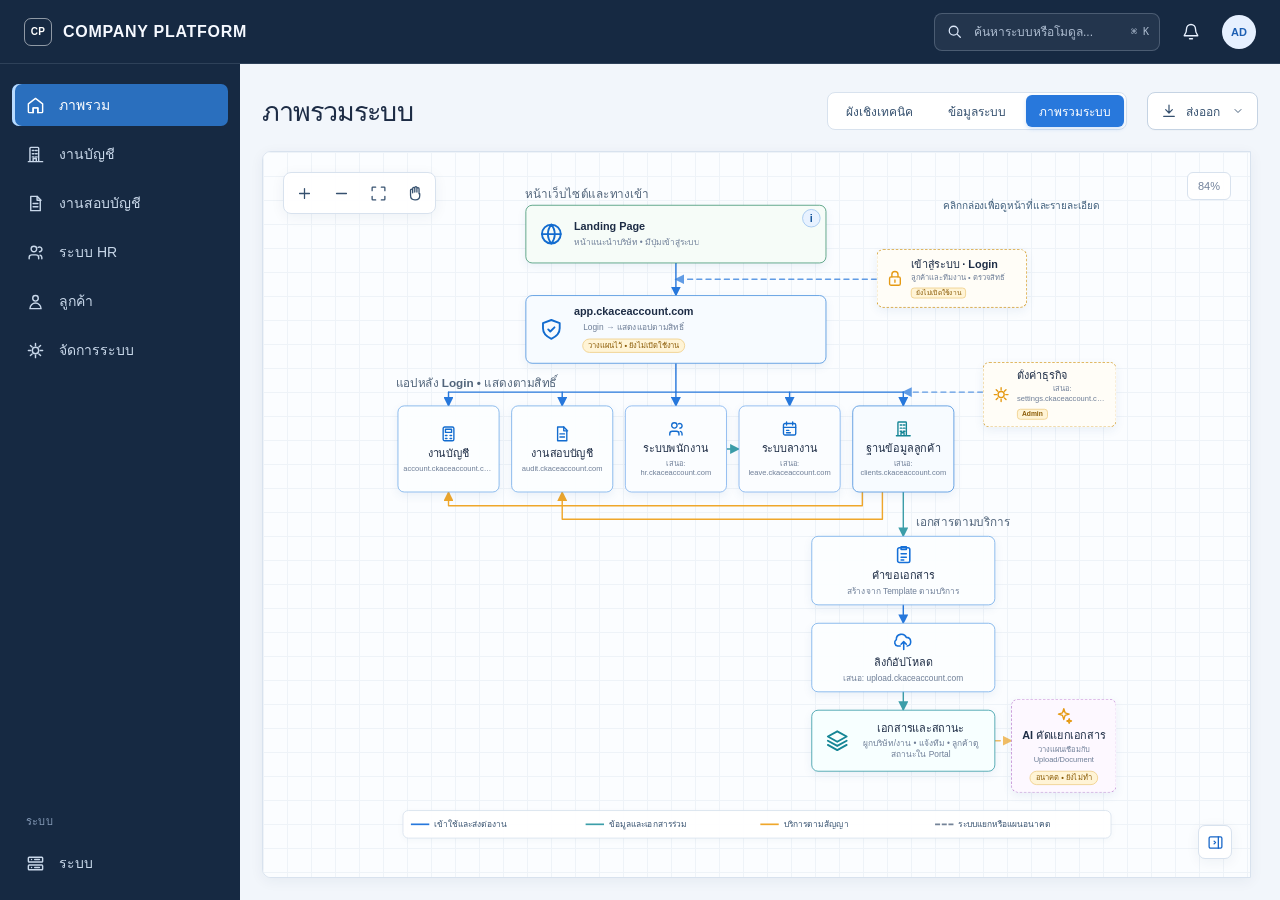
<file: index.html>
<!doctype html>
<html lang="th">
  <head>
    <meta charset="UTF-8" />
    <meta name="viewport" content="width=device-width, initial-scale=1.0" />
    <meta name="theme-color" content="#162942" />
    <title>Company Platform · ภาพรวมแพลตฟอร์ม</title>
    <link rel="stylesheet" href="styles.css?v=20261025-24" />
  </head>
  <body>
    <div class="app-shell">
      <header class="topbar">
        <div class="brand-lockup">
          <span class="brand-mark" aria-hidden="true">CP</span>
          <span class="brand-name">COMPANY PLATFORM</span>
        </div>

        <div class="topbar-actions">
          <label class="search-box">
            <span class="search-icon" data-icon="search" aria-hidden="true"></span>
            <input id="systemSearch" type="search" placeholder="ค้นหาระบบหรือโมดูล..." autocomplete="off" />
            <kbd>⌘ K</kbd>
          </label>
          <button class="icon-button topbar-icon" type="button" aria-label="การแจ้งเตือน" data-action="notify">
            <span data-icon="bell" aria-hidden="true"></span>
          </button>
          <button class="avatar-button" type="button" aria-label="เปิดโปรไฟล์">AD</button>
        </div>
      </header>

      <aside class="sidebar" aria-label="เมนูหลัก">
        <nav class="sidebar-nav">
          <a class="nav-item is-active" href="#overview" data-nav="overview">
            <span class="nav-icon" data-icon="home" aria-hidden="true"></span>
            <span>ภาพรวม</span>
          </a>
          <a class="nav-item" href="#office" data-nav="office">
            <span class="nav-icon" data-icon="building" aria-hidden="true"></span>
            <span>งานบัญชี</span>
          </a>
          <a class="nav-item" href="#audit" data-nav="audit">
            <span class="nav-icon" data-icon="file" aria-hidden="true"></span>
            <span>งานสอบบัญชี</span>
          </a>
          <a class="nav-item" href="#hr" data-nav="hr">
            <span class="nav-icon" data-icon="users" aria-hidden="true"></span>
            <span>ระบบ HR</span>
          </a>
          <a class="nav-item" href="#client" data-nav="client">
            <span class="nav-icon" data-icon="user" aria-hidden="true"></span>
            <span>ลูกค้า</span>
          </a>
          <a class="nav-item" href="#admin" data-nav="admin">
            <span class="nav-icon" data-icon="settings" aria-hidden="true"></span>
            <span>จัดการระบบ</span>
          </a>
        </nav>

        <div class="sidebar-bottom">
          <div class="sidebar-label">ระบบ</div>
          <button class="nav-item nav-button" type="button" data-action="systems">
            <span class="nav-icon" data-icon="server" aria-hidden="true"></span>
            <span>ระบบ</span>
          </button>
        </div>
      </aside>

      <main class="main-content">
        <div class="page-header">
          <div>
            <h1 id="pageTitle">ภาพรวมแพลตฟอร์ม</h1>
          </div>

          <div class="page-actions">
            <div class="view-switcher" role="group" aria-label="รูปแบบมุมมอง">
              <button class="view-button" type="button" data-view="diagram">ผังเชิงเทคนิค</button>
              <button class="view-button" type="button" data-view="data">ข้อมูลระบบ</button>
              <button class="view-button is-active" type="button" data-view="relationships">ภาพรวมระบบ</button>
            </div>
            <button class="export-button" type="button" data-action="export">
              <span data-icon="download" aria-hidden="true"></span>
              <span>ส่งออก</span>
              <span class="chevron" data-icon="chevron-down" aria-hidden="true"></span>
            </button>
          </div>
        </div>

        <div class="workspace inspector-closed" id="workspace">
          <section class="canvas-card" aria-label="ผังภาพรวมระบบ">
            <div class="canvas-viewport" id="canvasViewport">
              <div class="canvas-toolbar" aria-label="เครื่องมือผังระบบ">
                <button class="canvas-tool" type="button" data-canvas-action="zoom-in" aria-label="Zoom in">
                  <span data-icon="plus" aria-hidden="true"></span>
                </button>
                <button class="canvas-tool" type="button" data-canvas-action="zoom-out" aria-label="Zoom out">
                  <span data-icon="minus" aria-hidden="true"></span>
                </button>
                <button class="canvas-tool" type="button" data-canvas-action="fit" aria-label="จัดผังให้พอดีจอ">
                  <span data-icon="fit" aria-hidden="true"></span>
                </button>
                <button class="canvas-tool" type="button" data-canvas-action="pan" aria-label="Pan diagram" aria-pressed="false">
                  <span data-icon="hand" aria-hidden="true"></span>
                </button>
              </div>

              <div class="zoom-readout" id="zoomReadout">100%</div>
              <button class="reopen-inspector" id="reopenInspector" type="button" aria-label="Open inspector">
                <span data-icon="panel-right" aria-hidden="true"></span>
              </button>

              <div class="diagram-context" id="diagramContext" hidden>
                <button class="diagram-context-back" type="button" data-diagram-action="platform">
                  <span data-icon="arrow-left" aria-hidden="true"></span>
                  <span>Platform Overview</span>
                </button>
                <span class="diagram-context-separator" aria-hidden="true">/</span>
                <strong id="diagramContextTitle">Office Module</strong>
              </div>

              <div class="map-layer" id="mapLayer">
                <svg class="diagram-connectors" viewBox="0 0 920 760" role="img" aria-label="Connections between platform systems">
                  <defs>
                    <marker id="arrow-blue" viewBox="0 0 10 10" refX="8.5" refY="5" markerWidth="7" markerHeight="7" orient="auto-start-reverse">
                      <path d="M 0 0 L 10 5 L 0 10 z" fill="#2778dc"></path>
                    </marker>
                    <marker id="arrow-teal" viewBox="0 0 10 10" refX="8.5" refY="5" markerWidth="7" markerHeight="7" orient="auto-start-reverse">
                      <path d="M 0 0 L 10 5 L 0 10 z" fill="#3c9ea9"></path>
                    </marker>
                    <marker id="arrow-amber" viewBox="0 0 10 10" refX="8.5" refY="5" markerWidth="7" markerHeight="7" orient="auto-start-reverse">
                      <path d="M 0 0 L 10 5 L 0 10 z" fill="#efa72b"></path>
                    </marker>
                  </defs>

                  <path class="connector connector-blue" d="M 460 104 V 146" marker-end="url(#arrow-blue)"></path>

                  <path class="connector connector-blue" d="M 460 220 V 264 H 110 V 300" marker-end="url(#arrow-blue)"></path>
                  <path class="connector connector-blue" d="M 460 220 V 264 H 250 V 300" marker-end="url(#arrow-blue)"></path>
                  <path class="connector connector-blue" d="M 460 220 V 264 H 390 V 300" marker-end="url(#arrow-blue)"></path>
                  <path class="connector connector-blue" d="M 460 220 V 264 H 530 V 300" marker-end="url(#arrow-blue)"></path>
                  <path class="connector connector-blue" d="M 460 220 V 264 H 670 V 300" marker-end="url(#arrow-blue)"></path>
                  <path class="connector connector-blue" d="M 460 220 V 264 H 810 V 300" marker-end="url(#arrow-blue)"></path>

                  <path class="connector connector-blue" d="M 110 388 V 428 H 460 V 462" marker-end="url(#arrow-blue)"></path>
                  <path class="connector connector-blue" d="M 250 388 V 428 H 460 V 462" marker-end="url(#arrow-blue)"></path>
                  <path class="connector connector-blue" d="M 390 388 V 428 H 460 V 462" marker-end="url(#arrow-blue)"></path>
                  <path class="connector connector-blue" d="M 530 388 V 428 H 460 V 462" marker-end="url(#arrow-blue)"></path>
                  <path class="connector connector-blue" d="M 670 388 V 428 H 460 V 462" marker-end="url(#arrow-blue)"></path>
                  <path class="connector connector-blue" d="M 810 388 V 428 H 460 V 462" marker-end="url(#arrow-blue)"></path>

                  <path class="connector connector-teal" d="M 460 536 V 570 H 124 V 604" marker-end="url(#arrow-teal)"></path>
                  <path class="connector connector-teal" d="M 460 536 V 570 H 292 V 604" marker-end="url(#arrow-teal)"></path>
                  <path class="connector connector-teal" d="M 460 536 V 570 H 460 V 604" marker-end="url(#arrow-teal)"></path>
                  <path class="connector connector-amber" d="M 460 536 V 570 H 628 V 604" marker-end="url(#arrow-amber)"></path>
                  <path class="connector connector-amber" d="M 460 536 V 570 H 796 V 604" marker-end="url(#arrow-amber)"></path>
                </svg>

                <div class="diagram-node node-system" data-node-id="public" style="--x: 310px; --y: 30px; --w: 300px; --h: 74px" tabindex="0" role="button" aria-label="company.com, open public website">
                  <span class="node-symbol" data-icon="globe" aria-hidden="true"></span>
                  <span class="node-copy">
                    <strong>company.com</strong>
                    <small>Public Website</small>
                  </span>
                </div>

                <div class="diagram-node node-system" data-node-id="app" style="--x: 290px; --y: 146px; --w: 340px; --h: 74px" tabindex="0" role="button" aria-label="account.ckaceaccount.com, open login page">
                  <span class="node-symbol" data-icon="lock" aria-hidden="true"></span>
                  <span class="node-copy">
                    <strong>account.ckaceaccount.com</strong>
                    <small>Authentication (SSO)</small>
                  </span>
                </div>

                <div class="diagram-node node-module is-selected" data-node-id="office" style="--x: 50px; --y: 300px; --w: 120px; --h: 88px" tabindex="0" role="button" aria-label="Office module">
                  <span class="node-symbol" data-icon="building" aria-hidden="true"></span>
                  <span class="node-copy"><strong>Office</strong><small>/office</small></span>
                </div>
                <div class="diagram-node node-module" data-node-id="audit" style="--x: 190px; --y: 300px; --w: 120px; --h: 88px" tabindex="0" role="button" aria-label="Audit module">
                  <span class="node-symbol" data-icon="file" aria-hidden="true"></span>
                  <span class="node-copy"><strong>Audit</strong><small>/audit</small></span>
                </div>
                <div class="diagram-node node-module" data-node-id="hr" style="--x: 330px; --y: 300px; --w: 120px; --h: 88px" tabindex="0" role="button" aria-label="HR module">
                  <span class="node-symbol" data-icon="users" aria-hidden="true"></span>
                  <span class="node-copy"><strong>HR</strong><small>/hr</small></span>
                </div>
                <div class="diagram-node node-module" data-node-id="client" style="--x: 470px; --y: 300px; --w: 120px; --h: 88px" tabindex="0" role="button" aria-label="Client Portal module">
                  <span class="node-symbol" data-icon="user" aria-hidden="true"></span>
                  <span class="node-copy"><strong>Client Portal</strong><small>/client</small></span>
                </div>
                <div class="diagram-node node-module" data-node-id="upload" style="--x: 610px; --y: 300px; --w: 120px; --h: 88px" tabindex="0" role="button" aria-label="Upload Portal module">
                  <span class="node-symbol" data-icon="upload-cloud" aria-hidden="true"></span>
                  <span class="node-copy"><strong>Upload Portal</strong><small>/upload</small></span>
                </div>
                <div class="diagram-node node-module" data-node-id="admin" style="--x: 750px; --y: 300px; --w: 120px; --h: 88px" tabindex="0" role="button" aria-label="Admin module">
                  <span class="node-symbol" data-icon="settings" aria-hidden="true"></span>
                  <span class="node-copy"><strong>Admin</strong><small>/admin</small></span>
                </div>

                <div class="diagram-node node-system node-api" data-node-id="api" style="--x: 335px; --y: 462px; --w: 250px; --h: 74px" tabindex="0" role="button" aria-label="Backend API">
                  <span class="node-symbol" data-icon="layers" aria-hidden="true"></span>
                  <span class="node-copy">
                    <strong>Backend API</strong>
                    <small>REST API / Internal Services</small>
                  </span>
                </div>

                <div class="diagram-node node-data" data-node-id="postgres" style="--x: 49px; --y: 604px; --w: 150px; --h: 74px" tabindex="0" role="button" aria-label="PostgreSQL database">
                  <span class="node-symbol" data-icon="database" aria-hidden="true"></span>
                  <span class="node-copy"><strong>PostgreSQL</strong><small>Primary Database</small></span>
                </div>
                <div class="diagram-node node-data" data-node-id="storage" style="--x: 217px; --y: 604px; --w: 150px; --h: 74px" tabindex="0" role="button" aria-label="Object Storage">
                  <span class="node-symbol" data-icon="database" aria-hidden="true"></span>
                  <span class="node-copy"><strong>Object Storage</strong><small>Files / Documents</small></span>
                </div>
                <div class="diagram-node node-data" data-node-id="queue" style="--x: 385px; --y: 604px; --w: 150px; --h: 74px" tabindex="0" role="button" aria-label="Queue">
                  <span class="node-symbol" data-icon="queue" aria-hidden="true"></span>
                  <span class="node-copy"><strong>Queue</strong><small>Jobs / Events</small></span>
                </div>
                <div class="diagram-node node-worker" data-node-id="rpa" style="--x: 553px; --y: 604px; --w: 150px; --h: 74px" tabindex="0" role="button" aria-label="Python RPA">
                  <span class="node-symbol" data-icon="gear" aria-hidden="true"></span>
                  <span class="node-copy"><strong>Python RPA</strong><small>Background Workers</small></span>
                </div>
                <div class="diagram-node node-worker" data-node-id="ocr" style="--x: 721px; --y: 604px; --w: 150px; --h: 74px" tabindex="0" role="button" aria-label="OCR and Workers">
                  <span class="node-symbol" data-icon="file-text" aria-hidden="true"></span>
                  <span class="node-copy"><strong>OCR / Workers</strong><small>Document Processing</small></span>
                </div>

                <div class="diagram-legend" aria-label="Diagram legend">
                  <div class="legend-item"><span class="legend-dot dot-system"></span><span><strong>System</strong><small>External system / core service</small></span></div>
                  <div class="legend-item"><span class="legend-dot dot-module"></span><span><strong>Module</strong><small>Application module</small></span></div>
                  <div class="legend-item"><span class="legend-dot dot-data"></span><span><strong>Data</strong><small>Data store / storage</small></span></div>
                  <div class="legend-item"><span class="legend-dot dot-worker"></span><span><strong>Worker</strong><small>Background worker / processor</small></span></div>
                </div>
              </div>

              <div class="map-layer office-map-layer" id="officeMapLayer" hidden>
                <svg class="diagram-connectors" viewBox="0 0 920 760" role="img" aria-label="Office module workflow and service connections">
                  <defs>
                    <marker id="office-arrow-blue" viewBox="0 0 10 10" refX="8.5" refY="5" markerWidth="7" markerHeight="7" orient="auto-start-reverse">
                      <path d="M 0 0 L 10 5 L 0 10 z" fill="#2778dc"></path>
                    </marker>
                    <marker id="office-arrow-teal" viewBox="0 0 10 10" refX="8.5" refY="5" markerWidth="7" markerHeight="7" orient="auto-start-reverse">
                      <path d="M 0 0 L 10 5 L 0 10 z" fill="#3c9ea9"></path>
                    </marker>
                    <marker id="office-arrow-amber" viewBox="0 0 10 10" refX="8.5" refY="5" markerWidth="7" markerHeight="7" orient="auto-start-reverse">
                      <path d="M 0 0 L 10 5 L 0 10 z" fill="#efa72b"></path>
                    </marker>
                  </defs>

                  <path class="connector connector-blue" d="M 460 104 V 140" marker-end="url(#office-arrow-blue)"></path>

                  <path class="connector connector-blue" d="M 460 204 V 228 H 104 V 250" marker-end="url(#office-arrow-blue)"></path>
                  <path class="connector connector-blue" d="M 460 204 V 228 H 283 V 250" marker-end="url(#office-arrow-blue)"></path>
                  <path class="connector connector-blue" d="M 460 204 V 228 H 462 V 250" marker-end="url(#office-arrow-blue)"></path>
                  <path class="connector connector-blue" d="M 460 204 V 228 H 641 V 250" marker-end="url(#office-arrow-blue)"></path>
                  <path class="connector connector-blue" d="M 460 204 V 228 H 820 V 250" marker-end="url(#office-arrow-blue)"></path>

                  <path class="connector connector-blue" d="M 104 330 V 365 H 104 V 400" marker-end="url(#office-arrow-blue)"></path>
                  <path class="connector connector-blue" d="M 283 330 V 365 H 641 V 400" marker-end="url(#office-arrow-blue)"></path>
                  <path class="connector connector-blue" d="M 462 330 V 365 H 104 V 400" marker-end="url(#office-arrow-blue)"></path>
                  <path class="connector connector-blue" d="M 641 330 V 365 H 283 V 400" marker-end="url(#office-arrow-blue)"></path>
                  <path class="connector connector-blue" d="M 820 330 V 365 H 462 V 400" marker-end="url(#office-arrow-blue)"></path>

                  <path class="connector connector-blue" d="M 104 480 V 512 H 460 V 535" marker-end="url(#office-arrow-blue)"></path>
                  <path class="connector connector-blue" d="M 283 480 V 512 H 460 V 535" marker-end="url(#office-arrow-blue)"></path>
                  <path class="connector connector-blue" d="M 462 480 V 512 H 460 V 535" marker-end="url(#office-arrow-blue)"></path>
                  <path class="connector connector-amber" d="M 641 480 V 512 H 460 V 535" marker-end="url(#office-arrow-amber)"></path>
                  <path class="connector connector-blue" d="M 820 480 V 512 H 460 V 535" marker-end="url(#office-arrow-blue)"></path>

                  <path class="connector connector-teal" d="M 460 599 V 618 H 115 V 635" marker-end="url(#office-arrow-teal)"></path>
                  <path class="connector connector-teal" d="M 460 599 V 618 H 335 V 635" marker-end="url(#office-arrow-teal)"></path>
                  <path class="connector connector-amber" d="M 460 599 V 618 H 555 V 635" marker-end="url(#office-arrow-amber)"></path>
                  <path class="connector connector-teal" d="M 460 599 V 618 H 775 V 635" marker-end="url(#office-arrow-teal)"></path>
                </svg>

                <div class="diagram-node node-system office-node-shell" data-office-node-id="shell" style="--x: 320px; --y: 34px; --w: 280px; --h: 70px" tabindex="0" role="button" aria-label="Office module">
                  <span class="node-symbol" data-icon="building" aria-hidden="true"></span>
                  <span class="node-copy"><strong>Office Module</strong><small>/office · Accounting operations</small></span>
                </div>

                <div class="diagram-node node-system node-api office-node-dashboard" data-office-node-id="dashboard" style="--x: 330px; --y: 140px; --w: 260px; --h: 64px" tabindex="0" role="button" aria-label="Office Dashboard">
                  <span class="node-symbol" data-icon="home" aria-hidden="true"></span>
                  <span class="node-copy"><strong>Office Dashboard</strong><small>/office/dashboard · Work queue</small></span>
                </div>

                <div class="diagram-node node-module office-node-core" data-office-node-id="clients" style="--x: 24px; --y: 250px; --w: 160px; --h: 80px" tabindex="0" role="button" aria-label="Client Master">
                  <span class="node-symbol" data-icon="users" aria-hidden="true"></span>
                  <span class="node-copy"><strong>Client Master</strong><small>/office/clients</small></span>
                </div>
                <div class="diagram-node node-module office-node-core" data-office-node-id="tasks" style="--x: 203px; --y: 250px; --w: 160px; --h: 80px" tabindex="0" role="button" aria-label="Tasks">
                  <span class="node-symbol" data-icon="file" aria-hidden="true"></span>
                  <span class="node-copy"><strong>Tasks</strong><small>/office/tasks</small></span>
                </div>
                <div class="diagram-node node-module office-node-core" data-office-node-id="documents" style="--x: 382px; --y: 250px; --w: 160px; --h: 80px" tabindex="0" role="button" aria-label="Document Inbox">
                  <span class="node-symbol" data-icon="file-text" aria-hidden="true"></span>
                  <span class="node-copy"><strong>Document Inbox</strong><small>/office/documents</small></span>
                </div>
                <div class="diagram-node node-module office-node-core" data-office-node-id="periods" style="--x: 561px; --y: 250px; --w: 160px; --h: 80px" tabindex="0" role="button" aria-label="Accounting Periods">
                  <span class="node-symbol" data-icon="calendar" aria-hidden="true"></span>
                  <span class="node-copy"><strong>Accounting Periods</strong><small>office.accounting_periods</small></span>
                </div>
                <div class="diagram-node node-module office-node-core" data-office-node-id="client360" style="--x: 740px; --y: 250px; --w: 160px; --h: 80px" tabindex="0" role="button" aria-label="Client 360">
                  <span class="node-symbol" data-icon="user" aria-hidden="true"></span>
                  <span class="node-copy"><strong>Client 360</strong><small>/office/clients/:id</small></span>
                </div>

                <div class="diagram-node node-module office-node-workflow" data-office-node-id="accounting" style="--x: 24px; --y: 400px; --w: 160px; --h: 80px" tabindex="0" role="button" aria-label="Accounting workflow">
                  <span class="node-symbol" data-icon="database" aria-hidden="true"></span>
                  <span class="node-copy"><strong>Accounting</strong><small>/office/accounting</small></span>
                </div>
                <div class="diagram-node node-module office-node-workflow" data-office-node-id="tax" style="--x: 203px; --y: 400px; --w: 160px; --h: 80px" tabindex="0" role="button" aria-label="Tax workflow">
                  <span class="node-symbol" data-icon="file" aria-hidden="true"></span>
                  <span class="node-copy"><strong>Tax</strong><small>/office/tax</small></span>
                </div>
                <div class="diagram-node node-module office-node-workflow" data-office-node-id="billing" style="--x: 382px; --y: 400px; --w: 160px; --h: 80px" tabindex="0" role="button" aria-label="Billing workflow">
                  <span class="node-symbol" data-icon="receipt" aria-hidden="true"></span>
                  <span class="node-copy"><strong>Billing</strong><small>/office/billing</small></span>
                </div>
                <div class="diagram-node node-module office-node-workflow" data-office-node-id="automation" style="--x: 561px; --y: 400px; --w: 160px; --h: 80px" tabindex="0" role="button" aria-label="Automation workflow">
                  <span class="node-symbol" data-icon="gear" aria-hidden="true"></span>
                  <span class="node-copy"><strong>Automation</strong><small>/office/automation</small></span>
                </div>
                <div class="diagram-node node-module office-node-workflow" data-office-node-id="reports" style="--x: 740px; --y: 400px; --w: 160px; --h: 80px" tabindex="0" role="button" aria-label="Office Reports">
                  <span class="node-symbol" data-icon="chart" aria-hidden="true"></span>
                  <span class="node-copy"><strong>Reports</strong><small>/office/reports</small></span>
                </div>

                <div class="diagram-node node-system node-api office-node-api" data-office-node-id="api" style="--x: 335px; --y: 535px; --w: 250px; --h: 64px" tabindex="0" role="button" aria-label="Office Backend API">
                  <span class="node-symbol" data-icon="layers" aria-hidden="true"></span>
                  <span class="node-copy"><strong>Backend API</strong><small>Office module boundary</small></span>
                </div>

                <div class="diagram-node node-data office-node-service" data-office-node-id="postgres" style="--x: 30px; --y: 635px; --w: 170px; --h: 64px" tabindex="0" role="button" aria-label="Office PostgreSQL data">
                  <span class="node-symbol" data-icon="database" aria-hidden="true"></span>
                  <span class="node-copy"><strong>PostgreSQL</strong><small>office schema</small></span>
                </div>
                <div class="diagram-node node-data office-node-service" data-office-node-id="storage" style="--x: 250px; --y: 635px; --w: 170px; --h: 64px" tabindex="0" role="button" aria-label="Office Object Storage">
                  <span class="node-symbol" data-icon="database" aria-hidden="true"></span>
                  <span class="node-copy"><strong>Object Storage</strong><small>Documents</small></span>
                </div>
                <div class="diagram-node node-worker office-node-service" data-office-node-id="queue" style="--x: 470px; --y: 635px; --w: 170px; --h: 64px" tabindex="0" role="button" aria-label="Office Queue and Workers">
                  <span class="node-symbol" data-icon="queue" aria-hidden="true"></span>
                  <span class="node-copy"><strong>Queue / Workers</strong><small>RPA · OCR</small></span>
                </div>
                <div class="diagram-node node-data office-node-service" data-office-node-id="audit" style="--x: 690px; --y: 635px; --w: 200px; --h: 64px" tabindex="0" role="button" aria-label="Office Audit Logs">
                  <span class="node-symbol" data-icon="file-text" aria-hidden="true"></span>
                  <span class="node-copy"><strong>Audit Logs</strong><small>RBAC activity trail</small></span>
                </div>

                <div class="diagram-legend office-legend" aria-label="Office diagram legend">
                  <div class="legend-item"><span class="legend-dot dot-module"></span><span><strong>Core / workflow</strong><small>Office business capability</small></span></div>
                  <div class="legend-item"><span class="legend-dot dot-data"></span><span><strong>Data</strong><small>Records and documents</small></span></div>
                  <div class="legend-item"><span class="legend-dot dot-worker"></span><span><strong>Async</strong><small>Queue, RPA and OCR</small></span></div>
                </div>
              </div>

              <div class="map-layer module-map-layer" id="moduleMapLayer" hidden aria-label="Module detail diagram"></div>

              <div class="map-layer relationship-map-layer" id="relationshipMapLayer" data-map-width="1000" data-map-height="900" hidden aria-label="ภาพรวมระบบและการเชื่อมต่อทุกโมดูล"></div>

              <div class="data-view" id="dataView" hidden>
                <div class="data-view-header">
                  <div>
                    <h2>Platform components</h2>
                    <p>Logical inventory of the architecture map.</p>
                  </div>
                    <span class="data-count" id="dataCount">14 components</span>
                </div>
                <div class="data-table-wrap">
                  <table>
                    <thead>
                      <tr><th>Layer</th><th>Component</th><th>Route / role</th><th>Connected to</th></tr>
                    </thead>
                    <tbody id="dataTableBody"></tbody>
                  </table>
                </div>
              </div>
            </div>
          </section>

          <aside class="inspector" id="inspector" aria-label="Node inspector">
            <div class="inspector-heading">
              <div class="inspector-title-group">
                <span class="inspector-icon" id="inspectorIcon" data-icon="building" aria-hidden="true"></span>
                <div>
                  <h2 id="inspectorTitle">Office</h2>
                  <p id="inspectorType">Application module</p>
                </div>
              </div>
              <button class="icon-button" id="closeInspector" type="button" aria-label="Close inspector">
                <span data-icon="x" aria-hidden="true"></span>
              </button>
            </div>

            <div class="inspector-tabs" role="tablist" aria-label="Inspector tabs">
              <button class="inspector-tab is-active" type="button" role="tab" aria-selected="true" data-inspector-tab="details">รายละเอียด</button>
              <button class="inspector-tab" type="button" role="tab" aria-selected="false" data-inspector-tab="relationships">การเชื่อมโยง</button>
            </div>

            <div class="inspector-content" id="inspectorContent"></div>
          </aside>
        </div>
      </main>
    </div>

    <div class="toast" id="toast" role="status" aria-live="polite"></div>
    <script src="function-details.js?v=20261025-25"></script>
    <script src="app.js?v=20261025-25"></script>
  </body>
</html>
</file>
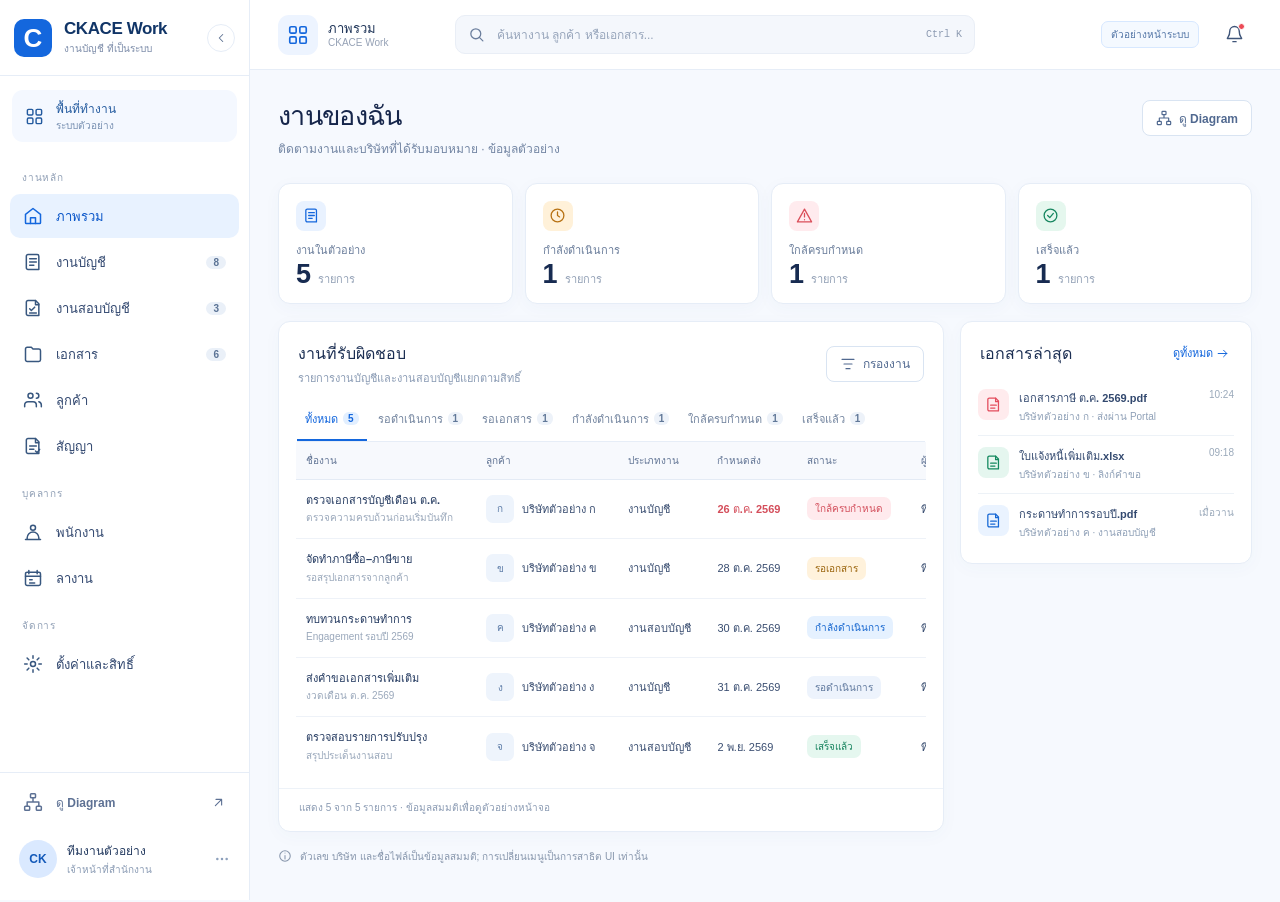
<file: demo.html>
<!doctype html>
<html lang="th">
  <head>
    <meta charset="UTF-8" />
    <meta name="viewport" content="width=device-width, initial-scale=1.0" />
    <meta name="theme-color" content="#f7faff" />
    <title>CKACE Work · ตัวอย่างภาพรวมระบบ</title>
    <link rel="stylesheet" href="demo.css?v=20261025-2" />
  </head>
  <body>
    <div class="demo-shell" id="demoShell">
      <aside class="sidebar" aria-label="เมนูหลัก">
        <div class="sidebar-brand">
          <div class="brand-mark" aria-hidden="true">C</div>
          <div class="brand-copy"><strong>CKACE <span>Work</span></strong><small>งานบัญชี ที่เป็นระบบ</small></div>
          <button class="icon-button collapse-button" id="collapseSidebar" type="button" aria-label="ยุบเมนู" aria-expanded="true" title="ยุบเมนู"><span data-icon="chevron-left"></span></button>
        </div>
        <div class="sidebar-context" title="ระบบตัวอย่าง">
          <span class="context-mark" data-icon="grid"></span>
          <span class="sidebar-label"><strong>พื้นที่ทำงาน</strong><small>ระบบตัวอย่าง</small></span>
        </div>
        <nav class="sidebar-nav" id="sidebarNav" aria-label="ฟังก์ชันระบบ"></nav>
        <div class="sidebar-bottom">
          <a class="diagram-link" href="index.html" title="เปิด Diagram" aria-label="เปิด Diagram"><span data-icon="network"></span><span class="sidebar-label">ดู Diagram</span><span class="sidebar-label" data-icon="arrow-up-right"></span></a>
          <button class="profile-button" id="profileButton" type="button" aria-expanded="false" aria-controls="profileMenu" title="โปรไฟล์ตัวอย่าง">
            <span class="avatar">CK</span><span class="profile-copy sidebar-label"><strong>ทีมงานตัวอย่าง</strong><small>เจ้าหน้าที่สำนักงาน</small></span><span class="sidebar-label" data-icon="more"></span>
          </button>
        </div>
      </aside>

      <div class="main-shell">
        <header class="topbar">
          <div class="topbar-leading">
            <button class="app-switcher-button icon-button" id="appSwitcherButton" type="button" aria-label="เปลี่ยนแอป" aria-expanded="false" aria-controls="appSwitcher" title="เปลี่ยนแอป"><span data-icon="grid"></span></button>
            <div class="topbar-current"><strong id="topbarApp">ภาพรวม</strong><small>CKACE Work</small></div>
          </div>
          <label class="global-search"><span data-icon="search"></span><input id="globalSearch" type="search" placeholder="ค้นหางาน ลูกค้า หรือเอกสาร..." aria-label="ค้นหาข้อมูลตัวอย่าง" /><kbd>Ctrl K</kbd></label>
          <div class="topbar-actions"><span class="demo-badge">ตัวอย่างหน้าระบบ</span><button class="icon-button notification-button" id="notificationButton" type="button" title="กิจกรรมล่าสุด" aria-label="แสดงกิจกรรมล่าสุด"><span data-icon="bell"></span><i aria-hidden="true"></i></button></div>
        </header>

        <div class="floating-menu app-switcher" id="appSwitcher" hidden>
          <div class="floating-title">เปลี่ยนพื้นที่ทำงาน</div>
          <div class="app-grid" id="appGrid"></div>
          <div class="floating-note">แสดงหน้าตัวอย่างตามโมดูลที่เลือก</div>
        </div>
        <div class="floating-menu profile-menu" id="profileMenu" hidden>
          <strong>ทีมงานตัวอย่าง</strong><span>บทบาท: เจ้าหน้าที่สำนักงาน</span>
          <button type="button" data-view="profile"><span data-icon="user"></span>ดูโปรไฟล์ตัวอย่าง</button>
          <button type="button" data-view="permissions"><span data-icon="shield"></span>ดูสิทธิ์ตัวอย่าง</button>
        </div>

        <main class="content-area" id="contentArea" tabindex="-1"><div id="viewRoot"></div></main>
      </div>
    </div>
    <div class="toast" id="demoToast" role="status" aria-live="polite"></div>
    <script src="demo.js?v=20261025-2"></script>
  </body>
</html>
</file>
<file: styles.css>
:root {
  color-scheme: light;
  --ink-950: #101f35;
  --ink-900: #162942;
  --ink-800: #203652;
  --ink-700: #36516f;
  --text: #1d2c45;
  --muted: #70809a;
  --subtle: #9ba8bb;
  --canvas: #fbfdff;
  --surface: #ffffff;
  --surface-soft: #f5f8fc;
  --border: #d8e2ee;
  --border-strong: #c5d3e3;
  --blue: #2878dc;
  --blue-strong: #1766c8;
  --blue-soft: #eaf3ff;
  --teal: #3c9ea9;
  --teal-soft: #eefafa;
  --amber: #efa72b;
  --amber-soft: #fff7e8;
  --shadow-sm: 0 3px 14px rgba(23, 47, 78, 0.06);
  --shadow-md: 0 14px 34px rgba(23, 47, 78, 0.09);
  font-family: "Aptos", "Segoe UI", "Noto Sans Thai", Tahoma, sans-serif;
  font-synthesis: none;
  text-rendering: optimizeLegibility;
}

* {
  box-sizing: border-box;
}

html,
body {
  height: 100%;
  margin: 0;
}

body {
  min-width: 0;
  overflow: hidden;
  background: #f2f6fb;
  color: var(--text);
}

button,
input {
  font: inherit;
}

button,
a {
  -webkit-tap-highlight-color: transparent;
}

button {
  border: 0;
}

button:focus-visible,
a:focus-visible,
input:focus-visible,
.diagram-node:focus-visible {
  outline: 3px solid rgba(40, 120, 220, 0.28);
  outline-offset: 2px;
}

.app-shell {
  display: grid;
  grid-template-columns: 240px minmax(0, 1fr);
  grid-template-rows: 64px minmax(0, 1fr);
  width: 100vw;
  height: 100vh;
}

.topbar {
  z-index: 10;
  grid-column: 1 / -1;
  grid-row: 1;
  display: flex;
  align-items: center;
  justify-content: space-between;
  padding: 0 24px;
  color: #f6f9ff;
  background: var(--ink-900);
  border-bottom: 1px solid rgba(210, 225, 244, 0.13);
}

.brand-lockup,
.topbar-actions,
.page-actions,
.inspector-title-group,
.legend-item,
.node-copy,
.data-view-header {
  display: flex;
  align-items: center;
}

.brand-lockup {
  gap: 11px;
  min-width: 240px;
}

.brand-mark {
  display: grid;
  place-items: center;
  width: 28px;
  height: 28px;
  border: 1px solid rgba(255, 255, 255, 0.52);
  border-radius: 7px;
  color: #fff;
  font-size: 10px;
  font-weight: 800;
  letter-spacing: 0.04em;
}

.brand-name {
  font-size: 16px;
  font-weight: 760;
  letter-spacing: 0.045em;
}

.topbar-actions {
  gap: 14px;
}

.search-box {
  display: flex;
  align-items: center;
  width: 226px;
  height: 38px;
  gap: 9px;
  padding: 0 10px 0 11px;
  color: #dce8fa;
  background: rgba(246, 250, 255, 0.06);
  border: 1px solid rgba(213, 229, 247, 0.22);
  border-radius: 8px;
}

.search-icon,
.nav-icon,
.node-symbol,
.inspector-icon,
.canvas-tool span,
.topbar-icon span,
.export-button > span:first-child,
.chevron,
.reopen-inspector span {
  display: inline-grid;
  place-items: center;
}

.search-icon {
  width: 17px;
  height: 17px;
}

.search-box input {
  min-width: 0;
  flex: 1;
  color: #f7fbff;
  background: transparent;
  border: 0;
  outline: 0;
  font-size: 12px;
}

.search-box input::placeholder {
  color: #aebdd1;
}

.search-box kbd {
  color: #aebdd1;
  font-size: 10px;
  white-space: nowrap;
}

.icon-button,
.avatar-button {
  display: grid;
  place-items: center;
  padding: 0;
  cursor: pointer;
  background: transparent;
}

.icon-button {
  width: 34px;
  height: 34px;
  color: currentColor;
  border-radius: 7px;
}

.icon-button:hover {
  background: rgba(255, 255, 255, 0.08);
}

.topbar-icon {
  color: #e8f1ff;
}

.topbar-icon span {
  width: 18px;
  height: 18px;
}

.avatar-button {
  width: 34px;
  height: 34px;
  color: #1d5fb3;
  background: #e6f0ff;
  border-radius: 50%;
  font-size: 11px;
  font-weight: 800;
}

.sidebar {
  grid-column: 1;
  grid-row: 2;
  display: flex;
  flex-direction: column;
  justify-content: space-between;
  min-height: 0;
  padding: 20px 12px 16px;
  color: #d6e2f2;
  background: var(--ink-900);
}

.sidebar-nav,
.sidebar-bottom {
  display: grid;
  gap: 7px;
}

.nav-item {
  display: flex;
  align-items: center;
  min-height: 42px;
  gap: 14px;
  padding: 0 14px;
  color: #c9d8ea;
  background: transparent;
  border-radius: 7px;
  font-size: 14px;
  font-weight: 500;
  text-decoration: none;
  cursor: pointer;
  transition: background 160ms ease, color 160ms ease;
}

.nav-item:hover {
  color: #fff;
  background: rgba(255, 255, 255, 0.08);
}

.nav-item.is-active {
  color: #fff;
  background: #2a6fbe;
  box-shadow: inset 3px 0 0 #b9dbff;
}

.nav-button {
  width: 100%;
  text-align: left;
}

.nav-icon {
  width: 19px;
  height: 19px;
  flex: 0 0 19px;
}

.sidebar-label {
  margin: 21px 14px 5px;
  color: #8398b5;
  font-size: 11px;
  font-weight: 600;
  letter-spacing: 0.02em;
}

.main-content {
  grid-column: 2;
  grid-row: 2;
  min-width: 0;
  min-height: 0;
  padding: 23px 22px 22px;
  overflow: hidden;
  background: #f2f6fb;
}

.page-header {
  display: flex;
  align-items: center;
  justify-content: space-between;
  gap: 18px;
  height: 48px;
  margin: 0 0 16px;
}

.page-header h1 {
  margin: 0;
  color: var(--text);
  font-size: clamp(24px, 2.1vw, 31px);
  font-weight: 750;
  letter-spacing: -0.035em;
}

.page-actions {
  gap: 20px;
}

.view-switcher {
  display: grid;
  grid-template-columns: repeat(3, 1fr);
  width: 300px;
  height: 38px;
  padding: 2px;
  background: #fff;
  border: 1px solid var(--border);
  border-radius: 8px;
}

.view-button {
  color: var(--ink-700);
  background: transparent;
  border-radius: 6px;
  font-size: 12px;
  font-weight: 650;
  white-space: nowrap;
  cursor: pointer;
}

.view-button:hover {
  color: var(--blue-strong);
  background: #f1f6fd;
}

.view-button.is-active {
  color: white;
  background: var(--blue);
  box-shadow: 0 2px 4px rgba(40, 120, 220, 0.2);
}

.export-button {
  display: inline-flex;
  align-items: center;
  justify-content: center;
  height: 38px;
  gap: 9px;
  padding: 0 13px;
  color: var(--ink-700);
  background: #fff;
  border: 1px solid var(--border-strong);
  border-radius: 8px;
  font-size: 12px;
  font-weight: 650;
  cursor: pointer;
  box-shadow: 0 1px 0 rgba(21, 44, 73, 0.02);
}

.export-button:hover {
  color: var(--blue-strong);
  border-color: #9cc1eb;
  background: #fbfdff;
}

.export-button > span:first-child {
  width: 16px;
  height: 16px;
}

.chevron {
  width: 12px;
  height: 12px;
  margin-left: 3px;
}

.workspace {
  display: grid;
  grid-template-columns: minmax(0, 1fr) 318px;
  gap: 7px;
  height: calc(100% - 64px);
  min-height: 0;
  transition: grid-template-columns 200ms ease;
}

.workspace.inspector-closed {
  grid-template-columns: minmax(0, 1fr) 0;
}

.canvas-card,
.inspector {
  min-width: 0;
  min-height: 0;
  background: var(--surface);
  border: 1px solid var(--border);
  box-shadow: var(--shadow-sm);
}

.canvas-card {
  position: relative;
  overflow: hidden;
  border-radius: 9px 0 0 9px;
}

.canvas-viewport {
  position: relative;
  width: 100%;
  height: 100%;
  min-height: 0;
  overflow: hidden;
  background-color: var(--canvas);
  background-image: linear-gradient(#eef3f8 1px, transparent 1px), linear-gradient(90deg, #eef3f8 1px, transparent 1px);
  background-size: 24px 24px;
  cursor: default;
}

.canvas-viewport.is-panning {
  cursor: grab;
}

.canvas-viewport.is-dragging {
  cursor: grabbing;
}

.canvas-toolbar {
  position: absolute;
  z-index: 4;
  top: 20px;
  left: 20px;
  display: flex;
  gap: 7px;
  padding: 5px;
  background: rgba(255, 255, 255, 0.95);
  border: 1px solid var(--border);
  border-radius: 8px;
  box-shadow: var(--shadow-sm);
}

.canvas-tool {
  display: grid;
  place-items: center;
  width: 30px;
  height: 30px;
  color: var(--ink-700);
  background: transparent;
  border-radius: 5px;
  cursor: pointer;
}

.canvas-tool:hover,
.canvas-tool.is-active {
  color: var(--blue-strong);
  background: var(--blue-soft);
}

.canvas-tool span {
  width: 17px;
  height: 17px;
}

.zoom-readout {
  position: absolute;
  z-index: 4;
  right: 19px;
  top: 20px;
  padding: 7px 10px;
  color: var(--muted);
  background: rgba(255, 255, 255, 0.94);
  border: 1px solid var(--border);
  border-radius: 6px;
  font-size: 11px;
  font-variant-numeric: tabular-nums;
}

.reopen-inspector {
  position: absolute;
  z-index: 5;
  right: 18px;
  bottom: 18px;
  display: none;
  place-items: center;
  width: 34px;
  height: 34px;
  color: var(--blue-strong);
  background: #fff;
  border: 1px solid var(--border);
  border-radius: 7px;
  box-shadow: var(--shadow-sm);
  cursor: pointer;
}

.workspace.inspector-closed .reopen-inspector {
  display: grid;
}

.reopen-inspector span {
  width: 17px;
  height: 17px;
}

.diagram-context {
  position: absolute;
  z-index: 5;
  top: 20px;
  left: 176px;
  display: flex;
  align-items: center;
  min-height: 34px;
  gap: 9px;
  padding: 3px 9px 3px 5px;
  color: var(--ink-700);
  background: rgba(255, 255, 255, 0.96);
  border: 1px solid var(--border);
  border-radius: 7px;
  box-shadow: var(--shadow-sm);
  font-size: 11px;
}

.diagram-context[hidden],
.map-layer[hidden] {
  display: none;
}

.diagram-context-back {
  display: inline-flex;
  align-items: center;
  min-height: 26px;
  gap: 6px;
  padding: 0 7px;
  color: var(--blue-strong);
  background: transparent;
  border-radius: 5px;
  font-size: 11px;
  font-weight: 700;
  cursor: pointer;
}

.diagram-context-back:hover {
  background: var(--blue-soft);
}

.diagram-context-back span:first-child {
  display: inline-grid;
  width: 15px;
  height: 15px;
  place-items: center;
}

.diagram-context-separator {
  color: var(--subtle);
}

.diagram-context strong {
  padding-right: 3px;
  color: var(--text);
  font-weight: 750;
}

.map-layer {
  --zoom: 1;
  --pan-x: 0px;
  --pan-y: 0px;
  position: absolute;
  top: 50%;
  left: 50%;
  width: 920px;
  height: 760px;
  transform: translate(calc(-50% + var(--pan-x)), calc(-50% + var(--pan-y))) scale(var(--zoom));
  transform-origin: center;
  transition: transform 180ms ease;
}

.relationship-map-layer {
  width: 900px;
  height: 810px;
}

.canvas-viewport.is-dragging .map-layer,
.canvas-viewport.is-panning .map-layer {
  transition: none;
}

.diagram-connectors {
  position: absolute;
  inset: 0;
  width: 100%;
  height: 100%;
  overflow: visible;
  pointer-events: none;
}

.connector {
  fill: none;
  stroke-linecap: round;
  stroke-linejoin: round;
  stroke-width: 1.7;
}

.connector-blue {
  stroke: #2778dc;
}

.connector-teal {
  stroke: #3c9ea9;
}

.connector-amber {
  stroke: #efa72b;
}

.diagram-node {
  position: absolute;
  left: var(--x);
  top: var(--y);
  display: flex;
  align-items: center;
  width: var(--w);
  min-height: var(--h);
  gap: 12px;
  padding: 12px 15px;
  color: var(--text);
  background: rgba(252, 254, 255, 0.97);
  border: 1.5px solid #78afea;
  border-radius: 8px;
  box-shadow: 0 4px 12px rgba(35, 95, 158, 0.08);
  cursor: pointer;
  user-select: none;
  transition: border-color 150ms ease, box-shadow 150ms ease, background 150ms ease, transform 150ms ease;
}

.diagram-node:hover {
  border-color: var(--blue);
  box-shadow: 0 8px 18px rgba(35, 95, 158, 0.14);
  transform: translateY(-1px);
}

.diagram-node.is-selected {
  z-index: 2;
  border: 2px solid var(--blue);
  background: #f7fbff;
  box-shadow: 0 0 0 3px rgba(40, 120, 220, 0.16), 0 8px 18px rgba(35, 95, 158, 0.12);
}

.diagram-node.search-dim {
  opacity: 0.28;
}

.diagram-node.search-match {
  z-index: 3;
  box-shadow: 0 0 0 4px rgba(239, 167, 43, 0.22), 0 8px 18px rgba(35, 95, 158, 0.14);
}

.node-module {
  flex-direction: column;
  justify-content: center;
  gap: 7px;
  padding: 9px 7px;
  text-align: center;
}

.node-api {
  border-color: #5195df;
}

.node-data {
  border-color: var(--teal);
  background: rgba(250, 255, 255, 0.98);
}

.node-worker {
  border-color: var(--amber);
  background: rgba(255, 253, 248, 0.98);
}

.node-symbol {
  flex: 0 0 30px;
  width: 30px;
  height: 30px;
  color: var(--blue-strong);
}

.node-system .node-symbol {
  color: #136ccf;
}

.node-module .node-symbol {
  width: 25px;
  height: 25px;
  flex-basis: 25px;
  color: #1670d8;
}

.node-data .node-symbol {
  color: #168696;
}

.node-worker .node-symbol {
  color: #e59a14;
}

.node-copy {
  min-width: 0;
  flex-direction: column;
  align-items: flex-start;
  gap: 3px;
}

.node-module .node-copy {
  align-items: center;
  max-width: 100%;
  gap: 3px;
}

.node-copy strong {
  max-width: 100%;
  overflow: hidden;
  color: var(--text);
  font-size: 14px;
  font-weight: 750;
  line-height: 1.15;
  text-overflow: ellipsis;
  white-space: nowrap;
}

.node-module .node-copy strong {
  font-size: 13px;
  white-space: normal;
}

.node-copy small {
  max-width: 100%;
  overflow: hidden;
  color: #6e7e97;
  font-size: 10px;
  line-height: 1.25;
  text-overflow: ellipsis;
  white-space: nowrap;
}

.node-data .node-copy strong,
.node-worker .node-copy strong {
  font-size: 12px;
  line-height: 1.1;
  white-space: normal;
}

.node-data .node-copy small,
.node-worker .node-copy small {
  line-height: 1.15;
  white-space: normal;
}

.node-module .node-copy small {
  font-size: 10px;
}

.diagram-legend {
  position: absolute;
  top: 696px;
  left: 36px;
  display: flex;
  align-items: center;
  width: 848px;
  min-height: 48px;
  gap: 30px;
  padding: 8px 13px;
  background: rgba(255, 255, 255, 0.94);
  border: 1px solid var(--border);
  border-radius: 8px;
  box-shadow: 0 2px 8px rgba(34, 68, 105, 0.04);
}

.office-legend {
  top: 712px;
  width: 848px;
  min-height: 38px;
  gap: 36px;
  padding-top: 5px;
  padding-bottom: 5px;
}

.office-node-shell {
  background: #f7fbff;
}

.office-node-dashboard {
  background: #fbfdff;
}

.office-node-workflow .node-symbol {
  color: #2f72cb;
}

.office-node-service .node-copy strong {
  font-size: 12px;
}

.relationship-map-node {
  text-align: center;
}

.relationship-map-app {
  border-color: #5195df;
  background: #f7fbff;
}

.relationship-map-app .node-copy {
  align-items: center;
}

.relationship-map-login {
  gap: 8px;
  min-height: 70px;
  padding: 8px 10px;
}

.relationship-map-login .node-symbol {
  flex-basis: 22px;
  width: 22px;
  height: 22px;
}

.relationship-map-login .node-copy {
  gap: 2px;
}

.relationship-map-login .node-copy strong {
  font-size: 12px;
}

.relationship-map-login .node-copy small {
  font-size: 9px;
  line-height: 1.2;
}

.relationship-map-settings {
  border-color: #d6a234;
  background: #fffdf7;
}

.relationship-map-login .relationship-map-status {
  margin-top: 1px;
  padding: 1px 5px;
  border-radius: 4px;
  font-size: 8px;
}

.relationship-map-workspace {
  gap: 9px;
  padding: 10px;
}

.relationship-map-workspace .node-symbol {
  flex-basis: 24px;
  width: 24px;
  height: 24px;
}

.relationship-map-workspace .node-copy {
  align-items: flex-start;
  gap: 4px;
}

.relationship-map-workspace .node-copy strong {
  font-size: 12px;
  line-height: 1.2;
  white-space: normal;
}

.relationship-map-workspace .node-copy small {
  font-size: 9px;
  line-height: 1.3;
}

.relationship-map-app-card {
  flex-direction: column;
  justify-content: center;
  gap: 6px;
  padding: 8px 6px;
  text-align: center;
}

.relationship-map-app-card .node-symbol {
  flex: 0 0 22px;
  width: 22px;
  height: 22px;
}

.relationship-map-app-card .node-copy {
  align-items: center;
  max-width: 100%;
  gap: 3px;
}

.relationship-map-app-card .node-copy strong {
  font-size: 12px;
  line-height: 1.15;
  white-space: normal;
}

.relationship-map-app-card .node-copy small {
  font-size: 9px;
  line-height: 1.2;
  white-space: normal;
}

.relationship-map-node[data-overview-select] {
  cursor: pointer;
}

.overview-info-button {
  position: absolute;
  z-index: 3;
  left: var(--x);
  top: var(--y);
  display: grid;
  place-items: center;
  width: 22px;
  height: 22px;
  color: #18579c;
  background: #e8f2ff;
  border: 1px solid #9fc5ef;
  border-radius: 50%;
  font-size: 13px;
  font-weight: 800;
  cursor: pointer;
}

.overview-info-button:hover,
.overview-info-button:focus-visible {
  background: #d4e9ff;
  outline: 2px solid #2778dc;
}

.relationship-map-guide {
  position: absolute;
  top: 25px;
  right: 40px;
  color: #42617e;
  font-size: 12px;
  font-weight: 700;
}

a.relationship-map-node {
  color: inherit;
  text-decoration: none;
}

.relationship-map-node .node-copy {
  gap: 4px;
}

.relationship-map-node .node-copy strong {
  font-size: 13px;
}

.relationship-map-node .node-copy small {
  white-space: normal;
  line-height: 1.3;
}

.relationship-map-status {
  width: fit-content;
  margin-top: 3px;
  padding: 2px 6px;
  color: #8a5a05;
  background: #fff4d6;
  border: 1px solid #f0d08a;
  border-radius: 999px;
  font-size: 9px;
  font-style: normal;
  font-weight: 750;
  line-height: 1.2;
}

.relationship-map-planned {
  border-style: dashed;
  border-color: #d6a234;
  background: #fffdf7;
}

.relationship-map-future {
  border-style: dashed;
  border-color: #c692d7;
  background: #fdf8ff;
}

.relationship-map-entry {
  border-color: #4a9a78;
  background: #f6fcf8;
}

.relationship-map-section {
  position: absolute;
  left: var(--x);
  top: var(--y);
  z-index: 1;
  color: #52657b;
  font-size: 14px;
  font-weight: 750;
  letter-spacing: 0;
  pointer-events: none;
}

.relationship-map-entity {
  justify-content: center;
  background: #f7fbff;
  border-color: #5195df;
}

.relationship-map-entity .node-copy {
  align-items: center;
}

.relationship-map-mode {
  flex-direction: column;
  justify-content: center;
  gap: 6px;
  padding: 9px 10px;
}

.relationship-map-mode .node-copy {
  align-items: center;
}

.relationship-map-mode .node-copy strong {
  font-size: 12px;
}

.relationship-map-mode .node-copy small {
  font-size: 10px;
}

.relationship-map-mode-accounting {
  border-color: #3c9ea9;
  background: #f7ffff;
}

.relationship-map-mode-audit {
  border-color: #78afea;
  background: #f7fbff;
}

.relationship-map-mode-both {
  border-color: #efa72b;
  background: #fffdf8;
}

.relationship-map-shared {
  justify-content: center;
  background: #f7ffff;
  border-color: var(--teal);
}

.relationship-map-shared .node-copy {
  align-items: center;
}

.relationship-map-channel {
  flex-direction: column;
  justify-content: center;
  gap: 6px;
  padding: 9px 10px;
}

.relationship-map-channel .node-copy {
  align-items: center;
}

.relationship-map-hr {
  border-color: #83b4ef;
  background: #fbfdff;
}

.relationship-map-crosscut {
  justify-content: center;
  background: #fffdf8;
  border-color: var(--amber);
  cursor: default;
}

.relationship-map-crosscut:hover {
  border-color: var(--amber);
  box-shadow: 0 4px 12px rgba(35, 95, 158, 0.08);
  transform: none;
}

.relationship-map-crosscut .node-copy {
  align-items: center;
}

.relationship-map-note {
  position: absolute;
  left: var(--x);
  top: var(--y);
  width: var(--w);
  min-height: var(--h);
  display: grid;
  align-content: center;
  gap: 7px;
  padding: 12px 15px;
  color: var(--ink-700);
  background: rgba(255, 255, 255, 0.88);
  border: 1px dashed #9db2cb;
  border-radius: 8px;
}

.relationship-map-note strong {
  color: var(--text);
  font-size: 12px;
  font-weight: 750;
}

.relationship-map-note small {
  color: var(--muted);
  font-size: 10px;
  line-height: 1.4;
}

.relationship-map-label {
  position: absolute;
  left: var(--x);
  top: var(--y);
  z-index: 2;
  padding: 3px 7px;
  color: var(--muted);
  background: rgba(255, 255, 255, 0.9);
  border: 1px solid var(--border);
  border-radius: 5px;
  font-size: 9px;
  font-weight: 700;
  letter-spacing: 0.01em;
  pointer-events: none;
  white-space: nowrap;
}

.relationship-map-label.is-amber {
  color: #9a6a0a;
  border-color: #f1d28c;
  background: #fffaf0;
}

.relationship-map-label.is-teal {
  color: #237c85;
  border-color: #a8d8dc;
  background: #f4ffff;
}

.relationship-map-label.is-blue {
  color: #2868ad;
  border-color: #a9c8eb;
  background: #f5f9ff;
}

.relationship-connector-dashed {
  stroke-dasharray: 6 5;
  opacity: 0.72;
}

.legend-item {
  min-width: 0;
  gap: 9px;
}

.legend-item > span:last-child {
  display: grid;
  gap: 1px;
}

.legend-item strong {
  color: var(--ink-700);
  font-size: 10px;
  font-weight: 750;
}

.legend-item small {
  color: var(--muted);
  font-size: 9px;
  white-space: nowrap;
}

.legend-dot {
  width: 21px;
  height: 21px;
  border-radius: 50%;
}

.dot-system {
  background: #2778dc;
}

.dot-module {
  background: #83b4ef;
}

.dot-data {
  background: #3c9ea9;
}

.dot-worker {
  background: #efa72b;
}

.data-view {
  position: absolute;
  inset: 0;
  padding: 30px 34px;
  overflow: auto;
  background: var(--canvas);
}

.data-view[hidden] {
  display: none;
}

.data-view-header {
  justify-content: space-between;
  gap: 18px;
  margin-bottom: 24px;
}

.data-view h2 {
  margin: 0 0 5px;
  color: var(--text);
  font-size: 20px;
}

.data-view p {
  margin: 0;
  color: var(--muted);
  font-size: 12px;
}

.data-count {
  padding: 7px 10px;
  color: var(--blue-strong);
  background: var(--blue-soft);
  border-radius: 6px;
  font-size: 11px;
  font-weight: 700;
}

.data-table-wrap {
  overflow: hidden;
  background: #fff;
  border: 1px solid var(--border);
  border-radius: 8px;
}

.data-view table {
  width: 100%;
  border-collapse: collapse;
  font-size: 12px;
}

.data-view th,
.data-view td {
  padding: 13px 16px;
  text-align: left;
  border-bottom: 1px solid #e9eff6;
}

.data-view th {
  color: var(--muted);
  background: #f7f9fc;
  font-size: 10px;
  font-weight: 750;
  letter-spacing: 0.04em;
  text-transform: uppercase;
}

.data-view td {
  color: var(--ink-700);
}

.data-view tbody tr:last-child td {
  border-bottom: 0;
}

.data-view tbody tr:hover td {
  background: #fbfdff;
}

.table-layer {
  display: inline-flex;
  align-items: center;
  gap: 6px;
  color: var(--ink-700);
  font-weight: 650;
}

.table-dot {
  width: 7px;
  height: 7px;
  border-radius: 50%;
}

.inspector {
  position: relative;
  overflow: auto;
  border-left: 0;
  border-radius: 0 9px 9px 0;
  transition: opacity 180ms ease;
}

.workspace.inspector-closed .inspector {
  width: 0;
  opacity: 0;
  pointer-events: none;
}

.inspector-heading {
  display: flex;
  align-items: flex-start;
  justify-content: space-between;
  gap: 12px;
  padding: 22px 18px 18px;
}

.inspector-title-group {
  min-width: 0;
  gap: 12px;
}

.inspector-icon {
  display: grid;
  place-items: center;
  width: 34px;
  height: 34px;
  color: var(--blue-strong);
  background: var(--blue-soft);
  border-radius: 8px;
}

.inspector-title-group h2 {
  margin: 0 0 4px;
  overflow: hidden;
  color: var(--text);
  font-size: 17px;
  font-weight: 750;
  text-overflow: ellipsis;
  white-space: nowrap;
}

.inspector-title-group p {
  margin: 0;
  color: var(--muted);
  font-size: 10px;
}

.inspector-heading .icon-button {
  flex: 0 0 30px;
  width: 30px;
  height: 30px;
  color: var(--muted);
}

.inspector-heading .icon-button:hover {
  color: var(--text);
  background: #f0f4f9;
}

.inspector-tabs {
  display: grid;
  grid-template-columns: 1fr 1fr;
  padding: 0 18px;
  border-bottom: 1px solid var(--border);
}

.inspector-tab {
  position: relative;
  min-height: 38px;
  color: var(--muted);
  background: transparent;
  font-size: 12px;
  font-weight: 700;
  cursor: pointer;
}

.inspector-tab:hover {
  color: var(--blue-strong);
}

.inspector-tab.is-active {
  color: var(--blue-strong);
}

.inspector-tab.is-active::after {
  position: absolute;
  right: 0;
  bottom: -1px;
  left: 0;
  height: 2px;
  background: var(--blue);
  content: "";
}

.inspector-content {
  padding: 20px 18px 24px;
}

.detail-section {
  margin-bottom: 22px;
}

.detail-section:last-child {
  margin-bottom: 0;
}

.detail-section h3 {
  margin: 0 0 10px;
  color: var(--ink-700);
  font-size: 11px;
  font-weight: 750;
}

.detail-row {
  display: grid;
  gap: 6px;
  padding: 0 0 15px;
}

.detail-row + .detail-row {
  padding-top: 14px;
  border-top: 1px solid #ebf0f6;
}

.detail-row dt {
  color: var(--muted);
  font-size: 10px;
  font-weight: 700;
}

.detail-row dd {
  margin: 0;
  color: var(--text);
  font-size: 12px;
  line-height: 1.45;
}

.route-value {
  display: flex;
  align-items: center;
  justify-content: space-between;
  min-height: 36px;
  gap: 10px;
  padding: 0 9px 0 11px;
  color: var(--ink-700);
  background: #f5f8fc;
  border-radius: 6px;
  font-family: "Cascadia Code", Consolas, monospace;
  font-size: 11px;
}

.copy-route {
  display: grid;
  place-items: center;
  width: 24px;
  height: 24px;
  color: var(--muted);
  background: transparent;
  border-radius: 4px;
  cursor: pointer;
}

.copy-route:hover {
  color: var(--blue-strong);
  background: #e8f2ff;
}

.purpose-box {
  padding: 12px;
  color: var(--ink-700);
  background: #f6f8fc;
  border: 1px solid #e1e8f1;
  border-radius: 7px;
  font-size: 12px;
  line-height: 1.5;
}

.function-status {
  display: inline-block;
  padding: 5px 9px;
  color: #875806;
  background: #fff3d4;
  border: 1px solid #efd39a;
  border-radius: 999px;
  font-size: 11px;
  font-weight: 750;
}

.function-intro {
  margin: 12px 0 0;
  color: var(--ink-700);
  font-size: 13px;
  line-height: 1.55;
}

.function-steps {
  display: grid;
  gap: 9px;
  margin: 0;
  padding: 0 0 0 22px;
  color: var(--ink-700);
  font-size: 12px;
  line-height: 1.55;
}

.function-steps li { padding-left: 3px; }
.function-actions { display: grid; gap: 8px; }

.open-link-button {
  display: flex;
  align-items: center;
  min-height: 42px;
  gap: 9px;
  width: 100%;
  padding: 0 12px;
  color: #fff;
  background: var(--blue);
  border: 1px solid #1f68c2;
  border-radius: 7px;
  box-shadow: 0 3px 9px rgba(40, 120, 220, 0.16);
  font-size: 12px;
  font-weight: 750;
  text-align: left;
  cursor: pointer;
}

.open-link-button:hover {
  background: var(--blue-strong);
  border-color: var(--blue-strong);
}

.open-link-icon,
.open-link-arrow {
  display: inline-grid;
  place-items: center;
  flex: 0 0 16px;
  width: 16px;
  height: 16px;
}

.open-link-button > span:nth-child(2) {
  flex: 1;
}

.open-link-arrow {
  opacity: 0.78;
}

.route-list {
  overflow: hidden;
  border: 1px solid #e0e8f1;
  border-radius: 7px;
}

.route-link,
.relationship-link {
  display: flex;
  align-items: center;
  justify-content: space-between;
  gap: 10px;
  width: 100%;
  padding: 11px 11px;
  color: var(--ink-700);
  background: #fff;
  border-bottom: 1px solid #e9eff6;
  text-align: left;
  cursor: pointer;
}

.route-link:last-child,
.relationship-link:last-child {
  border-bottom: 0;
}

.route-link:hover,
.relationship-link:hover {
  color: var(--blue-strong);
  background: #f8fbff;
}

.route-link code {
  font-family: "Cascadia Code", Consolas, monospace;
  font-size: 10px;
}

.route-link span:last-child,
.relationship-link span:last-child {
  color: var(--muted);
  font-size: 10px;
}

.relationship-group {
  display: grid;
  gap: 10px;
  margin-bottom: 20px;
}

.relationship-group h3 {
  margin: 0;
  color: var(--muted);
  font-size: 10px;
  font-weight: 750;
  letter-spacing: 0.04em;
  text-transform: uppercase;
}

.relationship-list {
  display: grid;
  overflow: hidden;
  border: 1px solid #e0e8f1;
  border-radius: 7px;
}

.relationship-link {
  min-height: 42px;
  font-size: 11px;
  font-weight: 650;
}

.relationship-link span:first-child {
  display: inline-flex;
  align-items: center;
  gap: 8px;
}

.relationship-link .relation-dot {
  width: 8px;
  height: 8px;
  border-radius: 50%;
}

.empty-state {
  padding: 16px 12px;
  color: var(--muted);
  background: #f8fafc;
  border-radius: 7px;
  font-size: 11px;
  line-height: 1.5;
}

.toast {
  position: fixed;
  z-index: 30;
  right: 22px;
  bottom: 20px;
  max-width: 330px;
  padding: 11px 14px;
  color: #fff;
  background: var(--ink-900);
  border-radius: 7px;
  box-shadow: var(--shadow-md);
  font-size: 12px;
  opacity: 0;
  pointer-events: none;
  transform: translateY(8px);
  transition: opacity 160ms ease, transform 160ms ease;
}

.toast.is-visible {
  opacity: 1;
  transform: translateY(0);
}

@media (max-width: 1200px) {
  .workspace {
    grid-template-columns: minmax(0, 1fr) 292px;
  }

  .brand-name {
    font-size: 14px;
  }

  .legend-item small {
    display: none;
  }

  .diagram-legend {
    gap: 17px;
  }
}

@media (max-width: 1020px) {
  body {
    min-width: 0;
  }

  .app-shell {
    grid-template-columns: 76px minmax(0, 1fr);
  }

  .brand-lockup {
    min-width: 76px;
  }

  .brand-name {
    display: none;
  }

  .sidebar {
    padding-right: 9px;
    padding-left: 9px;
  }

  .nav-item {
    justify-content: center;
    padding: 0;
  }

  .nav-item > span:last-child,
  .sidebar-label {
    display: none;
  }

  .main-content {
    padding-right: 14px;
    padding-left: 14px;
  }

  .workspace {
    grid-template-columns: minmax(0, 1fr) 276px;
  }

  .page-actions {
    gap: 10px;
  }

  .view-switcher {
    width: 270px;
  }
}

@media (max-width: 640px) {
  .app-shell {
    grid-template-columns: 64px minmax(0, 1fr);
    grid-template-rows: 58px minmax(0, 1fr);
  }

  .topbar {
    padding: 0 10px;
  }

  .brand-lockup {
    min-width: 0;
  }

  .topbar-actions {
    gap: 5px;
  }

  .search-box {
    display: none;
  }

  .main-content {
    padding: 15px 10px 10px;
  }

  .page-header {
    align-items: flex-start;
    flex-direction: column;
    height: auto;
    gap: 10px;
    margin-bottom: 12px;
  }

  .page-header h1 {
    font-size: 24px;
  }

  .page-actions {
    justify-content: space-between;
    width: 100%;
  }

  .view-switcher {
    width: 230px;
  }

  .export-button {
    width: 42px;
    padding: 0;
  }

  .export-button > span:nth-child(2),
  .export-button .chevron {
    display: none;
  }

  .workspace {
    height: calc(100% - 94px);
  }

  .canvas-viewport {
    min-height: 0;
  }

  .inspector {
    width: min(310px, calc(100vw - 76px));
  }
}

@media (max-width: 840px) {
  .diagram-context {
    top: 66px;
    left: 20px;
  }

  .workspace {
    display: block;
  }

  .canvas-card {
    height: 100%;
    border-radius: 9px;
  }

  .inspector {
    position: absolute;
    z-index: 12;
    top: 0;
    right: 0;
    bottom: 0;
    width: 310px;
    border: 1px solid var(--border);
    border-radius: 9px 0 0 9px;
    box-shadow: var(--shadow-md);
  }

  .workspace.inspector-closed .inspector {
    width: 0;
  }
}

.relationship-map-legend {
  position: absolute;
  left: 26px;
  top: 758px;
  z-index: 2;
  display: grid;
  grid-template-columns: repeat(4, minmax(0, 1fr));
  align-items: center;
  width: 848px;
  min-height: 34px;
  gap: 8px;
  padding: 5px 9px;
  background: rgba(255, 255, 255, 0.94);
  border: 1px solid var(--border);
  border-radius: 7px;
  box-shadow: 0 2px 8px rgba(34, 68, 105, 0.04);
}

.relationship-legend-item {
  display: flex;
  align-items: center;
  min-width: 0;
  gap: 6px;
  color: var(--ink-700);
  font-size: 10px;
  font-weight: 700;
  line-height: 1.2;
}

.relationship-legend-line {
  flex: 0 0 22px;
  width: 22px;
  height: 0;
  border-top: 2px solid #2778dc;
}

.relationship-legend-line.is-teal { border-color: #3c9ea9; }
.relationship-legend-line.is-amber { border-color: #efa72b; }
.relationship-legend-line.is-dashed { border-color: #748398; border-top-style: dashed; }

@media (max-width: 640px) {
  .relationship-map-legend {
    grid-template-columns: repeat(2, minmax(0, 1fr));
    width: 848px;
  }
}

@media (prefers-reduced-motion: reduce) {
  *,
  *::before,
  *::after {
    scroll-behavior: auto !important;
    transition-duration: 0.01ms !important;
    animation-duration: 0.01ms !important;
  }
}
</file>
<file: demo.css>
:root{color-scheme:light;--blue:#1467dd;--blue-strong:#0754c8;--navy:#16264b;--text:#253554;--muted:#7383a2;--line:#e6edf7;--surface:#fff;--canvas:#f6f9fe;--light-blue:#eaf3ff;--green:#168a62;--red:#e24e58;--amber:#a8690b;--sidebar-width:250px;font-family:"Noto Sans Thai","Segoe UI",Tahoma,sans-serif;font-synthesis:none}
*{box-sizing:border-box}html,body{margin:0;min-width:320px;min-height:100%;background:var(--canvas);color:var(--text)}button,input{font:inherit}button{cursor:pointer}button:disabled{cursor:not-allowed;opacity:.55}a{color:inherit;text-decoration:none}svg{display:block;width:20px;height:20px;stroke:currentColor;fill:none;stroke-width:1.8;stroke-linecap:round;stroke-linejoin:round}::selection{background:#cde3ff;color:#092951}:focus-visible{outline:3px solid #80b6ff;outline-offset:2px}
.demo-shell{display:grid;grid-template-columns:var(--sidebar-width) minmax(0,1fr);min-height:100vh;transition:grid-template-columns .2s ease}.demo-shell.is-collapsed{--sidebar-width:76px}.sidebar{display:flex;flex-direction:column;position:sticky;top:0;height:100vh;min-height:0;background:#fff;border-right:1px solid var(--line);z-index:8}.sidebar-brand{height:76px;display:flex;align-items:center;gap:12px;padding:0 14px;border-bottom:1px solid var(--line)}.brand-mark{display:grid;place-items:center;flex:0 0 38px;width:38px;height:38px;background:var(--blue);color:#fff;border-radius:10px;font-size:26px;font-weight:800;line-height:1}.brand-copy{display:flex;flex-direction:column;min-width:0;white-space:nowrap}.brand-copy strong{color:#113567;font-size:17px;letter-spacing:-.025em;line-height:1.2}.brand-copy strong span{font-weight:650}.brand-copy small{color:#7b8ba8;font-size:10px;margin-top:2px}.icon-button{display:grid;place-items:center;flex:0 0 auto;width:36px;height:36px;border:0;border-radius:10px;background:transparent;color:#3f5579}.icon-button:hover{background:#edf4fd;color:var(--blue)}.icon-button svg{width:19px;height:19px}.collapse-button{margin-left:auto;border:1px solid var(--line);width:28px;height:28px;border-radius:50%;color:#607494}.collapse-button svg{width:14px;height:14px}.sidebar-context{display:flex;align-items:center;gap:11px;margin:14px 12px 8px;padding:9px 11px;border-radius:11px;background:#f4f8ff;color:#245b9f}.sidebar-context .context-mark{display:grid;place-items:center;flex:0 0 22px}.sidebar-context svg{width:19px;height:19px}.sidebar-context .sidebar-label{display:flex;flex-direction:column;white-space:nowrap}.sidebar-context strong{font-size:12px}.sidebar-context small{font-size:10px;color:#7890b2}.sidebar-nav{min-height:0;overflow:auto;padding:4px 10px 10px;scrollbar-width:thin;scrollbar-color:#ccd9eb transparent}.nav-group-label{padding:16px 12px 7px;color:#91a0b6;font-size:10px;font-weight:800;letter-spacing:.08em;text-transform:uppercase}.nav-item{display:flex;align-items:center;width:100%;gap:13px;min-height:44px;padding:0 13px;margin:2px 0;border:0;border-radius:10px;background:transparent;color:#31476f;text-align:left;font-size:13px;font-weight:600;white-space:nowrap}.nav-item>svg{flex:0 0 20px;width:20px;height:20px;color:#38577f}.nav-item:hover{background:#f3f7fd}.nav-item.is-active{background:#e8f2ff;color:var(--blue-strong);font-weight:750}.nav-item.is-active>svg{color:var(--blue)}.nav-count{margin-left:auto;padding:1px 7px;background:#eaf0f8;color:#5b7395;border-radius:7px;font-size:10px;font-weight:750}.nav-item.is-active .nav-count{background:#d3e6ff;color:#0754c8}.sidebar-bottom{margin-top:auto;border-top:1px solid var(--line);padding:9px 11px 12px}.diagram-link{display:flex;align-items:center;gap:13px;min-height:40px;padding:0 12px;border-radius:9px;color:#5d7194;font-size:12px;font-weight:650}.diagram-link:hover{background:#f3f7fd;color:var(--blue)}.diagram-link>svg{width:20px;height:20px;flex:0 0 20px}.diagram-link .sidebar-label:last-child{margin-left:auto}.diagram-link .sidebar-label:last-child svg{width:15px;height:15px}.profile-button{display:flex;align-items:center;gap:10px;width:100%;min-height:59px;margin-top:7px;padding:7px 8px;border:0;border-radius:10px;background:transparent;text-align:left}.profile-button:hover{background:#f3f7fd}.avatar{display:grid;place-items:center;flex:0 0 38px;width:38px;height:38px;border-radius:50%;background:#dae9ff;color:#1359b9;font-size:12px;font-weight:800}.profile-copy{display:flex;flex-direction:column;flex:1;min-width:0;white-space:nowrap}.profile-copy strong{font-size:12px;color:#20375d}.profile-copy small{margin-top:2px;color:#8a9bb4;font-size:10px}.profile-button>.sidebar-label:last-child svg{width:16px;height:16px;color:#8da0bc}.is-collapsed .sidebar-brand{justify-content:center;padding:0 10px}.is-collapsed .brand-copy,.is-collapsed .sidebar-label,.is-collapsed .nav-group-label,.is-collapsed .nav-item span,.is-collapsed .nav-count{display:none}.is-collapsed .collapse-button{position:absolute;top:57px;right:3px;width:20px;height:20px;background:#fff}.is-collapsed .collapse-button svg{transform:rotate(180deg)}.is-collapsed .sidebar-context{justify-content:center;margin:22px 8px 8px;padding:9px}.is-collapsed .sidebar-nav{padding:4px 8px}.is-collapsed .nav-item{justify-content:center;padding:0}.is-collapsed .sidebar-bottom{padding:9px 8px 12px}.is-collapsed .diagram-link{justify-content:center;padding:0}.is-collapsed .profile-button{justify-content:center;padding:7px 0}
.main-shell{min-width:0;position:relative}.topbar{height:70px;display:flex;align-items:center;gap:22px;padding:0 28px;background:#fff;border-bottom:1px solid var(--line);position:sticky;top:0;z-index:7}.topbar-leading{display:flex;align-items:center;gap:10px;min-width:155px}.app-switcher-button{background:#edf4ff;color:var(--blue);border-radius:11px;width:40px;height:40px}.app-switcher-button[aria-expanded="true"]{background:#dbeaff}.app-switcher-button svg{width:22px;height:22px}.topbar-current{display:flex;flex-direction:column;white-space:nowrap}.topbar-current strong{font-size:13px;color:#1d3357;line-height:1.2}.topbar-current small{font-size:10px;color:#95a1b5}.global-search{display:flex;align-items:center;gap:10px;width:min(520px,46vw);height:39px;padding:0 12px;border:1px solid #e9eef6;border-radius:10px;background:#f4f7fc;color:#6b7e9d}.global-search:focus-within{background:#fff;border-color:#8bb9f2;box-shadow:0 0 0 3px #e5f1ff}.global-search svg{width:17px;height:17px;flex:0 0 auto}.global-search input{width:100%;min-width:0;border:0;outline:0;background:transparent;font-size:12px;color:var(--text)}.global-search input::placeholder{color:#97a5bb}.global-search kbd{white-space:nowrap;font-size:10px;color:#8c9ab1}.topbar-actions{display:flex;align-items:center;gap:17px;margin-left:auto}.demo-badge{padding:5px 9px;border:1px solid #d7e8ff;border-radius:7px;color:#5275a6;background:#f4f9ff;font-size:10px;font-weight:700;white-space:nowrap}.notification-button{position:relative}.notification-button i{position:absolute;right:7px;top:6px;width:7px;height:7px;background:#ec4b56;border:1px solid #fff;border-radius:50%}.content-area{max-width:1700px;min-height:calc(100vh - 70px);margin:auto;padding:30px 28px 38px;outline:0}.page-heading{display:flex;align-items:flex-start;justify-content:space-between;gap:20px;margin:0 0 25px}.page-heading h1{margin:0;color:var(--navy);font-size:27px;font-weight:800;line-height:1.25;letter-spacing:-.025em}.page-heading p{margin:5px 0 0;color:#7184a2;font-size:12px}.heading-actions{display:flex;align-items:center;gap:9px}.soft-button,.primary-button{display:inline-flex;align-items:center;justify-content:center;gap:7px;min-height:36px;padding:0 13px;border-radius:8px;font-size:12px;font-weight:700;white-space:nowrap}.soft-button{border:1px solid #d9e4f2;background:#fff;color:#516990}.soft-button:hover{background:#f6faff}.primary-button{border:1px solid var(--blue);background:var(--blue);color:#fff}.primary-button:hover{background:var(--blue-strong)}.soft-button svg,.primary-button svg{width:16px;height:16px}
.summary-strip{display:grid;grid-template-columns:repeat(4,minmax(0,1fr));gap:12px;margin-bottom:17px}.metric-card{min-height:119px;padding:17px 17px 15px;border:1px solid var(--line);border-radius:12px;background:#fff;box-shadow:0 4px 17px rgba(48,82,134,.035)}.metric-icon{display:grid;place-items:center;width:30px;height:30px;border-radius:8px;color:var(--blue);background:#e9f2ff}.metric-icon svg{width:17px;height:17px}.metric-icon.amber{color:#b77112;background:#fff1d9}.metric-icon.green{color:#16865f;background:#e5f7ee}.metric-icon.red{color:#da4e59;background:#ffebee}.metric-label{display:block;margin:10px 0 2px;color:#697c9a;font-size:11px;font-weight:650}.metric-value{display:flex;align-items:baseline;gap:7px;color:#172b51;font-size:27px;font-weight:800;line-height:1}.metric-value small{font-size:11px;font-weight:500;color:#93a1b6}.dashboard-grid{display:grid;grid-template-columns:minmax(0,1fr) 292px;gap:16px;align-items:start}.panel{background:#fff;border:1px solid var(--line);border-radius:12px;box-shadow:0 4px 18px rgba(48,82,134,.03)}.panel-heading{display:flex;align-items:center;justify-content:space-between;gap:14px;padding:19px 19px 13px}.panel-heading h2{margin:0;color:#1c2f53;font-size:16px;font-weight:800}.panel-heading p{margin:3px 0 0;color:#8a9bb4;font-size:11px}.panel-actions{display:flex;align-items:center;gap:8px}.link-button{border:0;background:none;padding:3px;color:var(--blue);font-size:11px;font-weight:750;white-space:nowrap}.link-button:hover{text-decoration:underline;text-underline-offset:3px}.filter-tabs{display:flex;gap:3px;overflow:auto;margin:0 18px;border-bottom:1px solid var(--line);scrollbar-width:none}.filter-tab{display:flex;align-items:center;gap:5px;flex:0 0 auto;padding:10px 8px 11px;border:0;border-bottom:2px solid transparent;background:transparent;color:#70829d;font-size:11px;font-weight:650;white-space:nowrap}.filter-tab:hover{color:var(--blue)}.filter-tab.is-active{border-color:var(--blue);color:var(--blue);font-weight:800}.filter-tab em{font-style:normal;font-size:10px;background:#edf2f9;color:#617898;border-radius:6px;padding:1px 5px}.filter-tab.is-active em{background:#e2efff;color:var(--blue)}.table-scroll{overflow:auto;margin:0 17px 12px;scrollbar-width:thin;scrollbar-color:#c5d4e8 transparent}.data-table{width:100%;min-width:690px;border-collapse:collapse;text-align:left}.data-table thead th{padding:11px 10px;background:#f7f9fd;border-bottom:1px solid #e4ebf5;color:#617494;font-size:10px;font-weight:750;white-space:nowrap}.data-table tbody td{padding:13px 10px;border-bottom:1px solid #eef2f8;font-size:11px;color:#3a4e71;vertical-align:middle}.data-table tbody tr:last-child td{border-bottom:0}.data-table tbody tr:hover{background:#fbfdff}.data-table td strong{display:block;color:#243a60;font-size:11px;font-weight:750;line-height:1.4}.data-table td small{display:block;margin-top:3px;color:#9aa8bb;font-size:10px;line-height:1.4}.table-company{display:flex;align-items:center;gap:8px}.company-initial{display:grid;place-items:center;width:28px;height:28px;border-radius:7px;background:#eef4fc;color:#5e7da8;font-size:10px;font-weight:800;flex:0 0 auto}.status{display:inline-block;border-radius:7px;padding:4px 8px;white-space:nowrap;background:#edf3fc;color:#5f789d;font-size:10px;font-weight:750}.status.blue{background:#e5f1ff;color:#1465cf}.status.red{background:#ffeaed;color:#d34f5c}.status.green{background:#e5f7ef;color:#16835e}.status.amber{background:#fff2dc;color:#9b650e}.table-due.is-urgent{color:#d44e5b;font-weight:750}.empty-state{padding:32px 18px;text-align:center;color:#8394ac;font-size:12px}.table-footer{padding:11px 20px 16px;border-top:1px solid #edf2f8;color:#8b9bb3;font-size:10px}.activity-panel .panel-heading{padding-bottom:12px}.activity-list{padding:0 17px 12px}.activity-item{display:flex;gap:10px;padding:11px 0;border-bottom:1px solid #edf2f7}.activity-item:last-child{border:0}.file-icon{display:grid;place-items:center;flex:0 0 31px;width:31px;height:31px;border-radius:8px;background:#eaf3ff;color:#1768d5}.file-icon.red{background:#ffebed;color:#e34d5d}.file-icon.green{background:#e5f6ef;color:#12885e}.file-icon svg{width:17px;height:17px}.activity-copy{min-width:0;flex:1}.activity-copy strong{display:block;overflow:hidden;text-overflow:ellipsis;white-space:nowrap;color:#33496f;font-size:11px;font-weight:750}.activity-copy small{display:block;margin-top:3px;color:#8fa0b7;font-size:10px;line-height:1.4}.activity-time{color:#9aa9ba;font-size:10px;white-space:nowrap}.section-description{margin:0 0 20px;color:#7889a3;font-size:12px;line-height:1.6}.module-intro{display:flex;align-items:center;gap:14px;padding:18px 20px;margin-bottom:17px;background:#fff;border:1px solid var(--line);border-radius:12px}.module-intro .module-icon{display:grid;place-items:center;flex:0 0 42px;width:42px;height:42px;border-radius:11px;background:#eaf3ff;color:var(--blue)}.module-intro .module-icon svg{width:22px;height:22px}.module-intro strong{display:block;color:#21395e;font-size:14px}.module-intro p{margin:4px 0 0;color:#7e8eaa;font-size:11px;line-height:1.5}.module-intro .soft-button{margin-left:auto}.detail-grid{display:grid;grid-template-columns:minmax(0,1fr) 292px;gap:16px}.workflow-panel{padding:18px 19px}.workflow-panel h2{font-size:15px;color:#243c62;margin:0 0 13px}.workflow-list{display:grid;gap:0}.workflow-item{display:flex;gap:11px;align-items:flex-start;padding:12px 0;border-top:1px solid #edf2f8}.workflow-item:first-child{border-top:0}.workflow-step{display:grid;place-items:center;flex:0 0 25px;width:25px;height:25px;border-radius:7px;background:#eaf3ff;color:var(--blue);font-size:11px;font-weight:800}.workflow-item strong{display:block;color:#334869;font-size:11px}.workflow-item span:last-child{display:block;margin-top:3px;color:#8b9ab0;font-size:10px;line-height:1.45}.feature-list{margin:0;padding:0 19px 19px;list-style:none}.feature-list li{display:flex;gap:9px;align-items:flex-start;padding:10px 0;border-top:1px solid #edf2f8;color:#526789;font-size:11px;line-height:1.45}.feature-list svg{width:15px;height:15px;flex:0 0 auto;color:#1c8d65}.notice-line{display:flex;align-items:center;gap:8px;margin:17px 0 0;color:#8796ac;font-size:10px}.notice-line svg{width:14px;height:14px}
.floating-menu{position:fixed;z-index:20;background:#fff;border:1px solid #e0e8f3;border-radius:12px;box-shadow:0 18px 45px rgba(22,52,96,.16)}.floating-menu[hidden]{display:none}.app-switcher{top:60px;left:calc(var(--sidebar-width) + 19px);width:372px;padding:16px}.floating-title{color:#233858;font-size:13px;font-weight:800;margin-bottom:13px}.app-grid{display:grid;grid-template-columns:repeat(3,minmax(0,1fr));gap:8px}.app-tile{display:flex;align-items:center;flex-direction:column;gap:7px;min-height:86px;padding:11px 4px;border:1px solid transparent;border-radius:9px;background:#f8fbff;color:#233e63;font-size:11px;font-weight:750}.app-tile:hover,.app-tile:focus-visible{border-color:#bdd9fb;background:#edf5ff}.app-tile.is-active{border-color:#8fc1ff;background:#eaf3ff}.app-tile .tile-icon{display:grid;place-items:center;width:32px;height:32px;border-radius:8px;background:#e1efff;color:#1467dd}.app-tile:nth-child(2) .tile-icon{background:#e7f8ef;color:#14865f}.app-tile:nth-child(3) .tile-icon{background:#f0ecff;color:#7557c8}.app-tile:nth-child(4) .tile-icon{background:#fff0df;color:#bc7517}.app-tile:nth-child(5) .tile-icon{background:#fff0f3;color:#d75175}.app-tile:nth-child(6) .tile-icon{background:#e9edf4;color:#677b99}.app-tile svg{width:18px;height:18px}.floating-note{margin-top:12px;padding-top:11px;border-top:1px solid #edf2f8;color:#93a2b7;font-size:10px}.profile-menu{bottom:72px;left:12px;width:226px;padding:13px}.profile-menu>strong{display:block;color:#263b60;font-size:12px}.profile-menu>span{display:block;color:#8494af;font-size:10px;margin:3px 0 10px}.profile-menu button{display:flex;align-items:center;gap:8px;width:100%;min-height:35px;padding:0 8px;border:0;border-radius:7px;background:#fff;color:#516784;text-align:left;font-size:11px}.profile-menu button:hover{background:#f3f8ff}.profile-menu svg{width:16px;height:16px}.is-collapsed .profile-menu{left:82px}.toast{position:fixed;z-index:30;right:22px;bottom:20px;max-width:min(370px,calc(100vw - 30px));padding:10px 14px;border-radius:9px;background:#19345a;color:#fff;box-shadow:0 12px 30px rgba(23,50,91,.23);font-size:11px;opacity:0;transform:translateY(10px);pointer-events:none;transition:opacity .18s,transform .18s}.toast.is-visible{opacity:1;transform:translateY(0)}
@media(max-width:1200px){.dashboard-grid,.detail-grid{grid-template-columns:minmax(0,1fr) 260px}.summary-strip{gap:9px}.metric-card{padding:14px}.content-area{padding:25px 20px}.topbar{padding:0 20px}.app-switcher{left:calc(var(--sidebar-width) + 10px)}}
@media(max-width:980px){.demo-shell{--sidebar-width:76px}.sidebar-brand{justify-content:center;padding:0 10px}.brand-copy,.sidebar-label,.nav-group-label,.nav-item span,.nav-count{display:none}.collapse-button{position:absolute;top:57px;right:3px;width:20px;height:20px;background:#fff}.sidebar-context{justify-content:center;margin:22px 8px 8px;padding:9px}.sidebar-nav{padding:4px 8px}.nav-item{justify-content:center;padding:0}.sidebar-bottom{padding:9px 8px 12px}.diagram-link,.profile-button{justify-content:center;padding:0}.profile-menu{left:82px}.dashboard-grid,.detail-grid{grid-template-columns:1fr}.activity-panel{display:none}.summary-strip{grid-template-columns:repeat(4,minmax(0,1fr))}.app-switcher{left:84px}.global-search{width:min(450px,42vw)}}
@media(max-width:680px){.topbar{gap:10px;padding:0 12px;height:62px}.topbar-leading{min-width:auto}.topbar-current{display:none}.global-search{width:auto;flex:1;height:36px}.global-search kbd{display:none}.topbar-actions{gap:4px}.demo-badge{display:none}.content-area{padding:20px 13px 26px;min-height:calc(100vh - 62px)}.page-heading{margin-bottom:16px}.page-heading h1{font-size:22px}.page-heading p{font-size:11px}.heading-actions .soft-button{display:none}.summary-strip{grid-template-columns:repeat(2,minmax(0,1fr))}.metric-card{min-height:105px}.metric-value{font-size:23px}.panel-heading{padding:15px 13px 11px}.filter-tabs{margin:0 12px}.table-scroll{margin:0 10px 10px}.app-switcher{top:56px;left:80px;width:min(370px,calc(100vw - 88px));padding:12px}.app-tile{min-height:75px}.module-intro{padding:14px;align-items:flex-start}.module-intro .soft-button{display:none}}
@media(prefers-reduced-motion:reduce){*,*::before,*::after{scroll-behavior:auto!important;transition-duration:.01ms!important;animation-duration:.01ms!important}}
.row-select{display:block;width:100%;padding:0;border:0;background:transparent;text-align:left}.row-select:hover strong{color:var(--blue)}.selected-detail{display:flex;align-items:center;justify-content:space-between;gap:12px;margin:0 18px 16px;padding:12px 13px;border-radius:8px;background:#edf5ff}.selected-detail strong{display:block;font-size:11px;color:#22446e}.selected-detail span{display:block;margin-top:3px;font-size:10px;color:#6e82a0}.profile-detail{padding:3px 20px 20px}.profile-detail>div{display:flex;justify-content:space-between;gap:15px;padding:15px 0;border-top:1px solid var(--line);font-size:11px}.profile-detail span{color:#7f90aa}.profile-detail strong{color:#2a426b;text-align:right;font-weight:700}.activity-panel .link-button{display:inline-flex;align-items:center;gap:3px}.activity-panel .link-button svg{width:13px;height:13px}

.dashboard-grid,.detail-grid,.panel{min-width:0}
</file>
